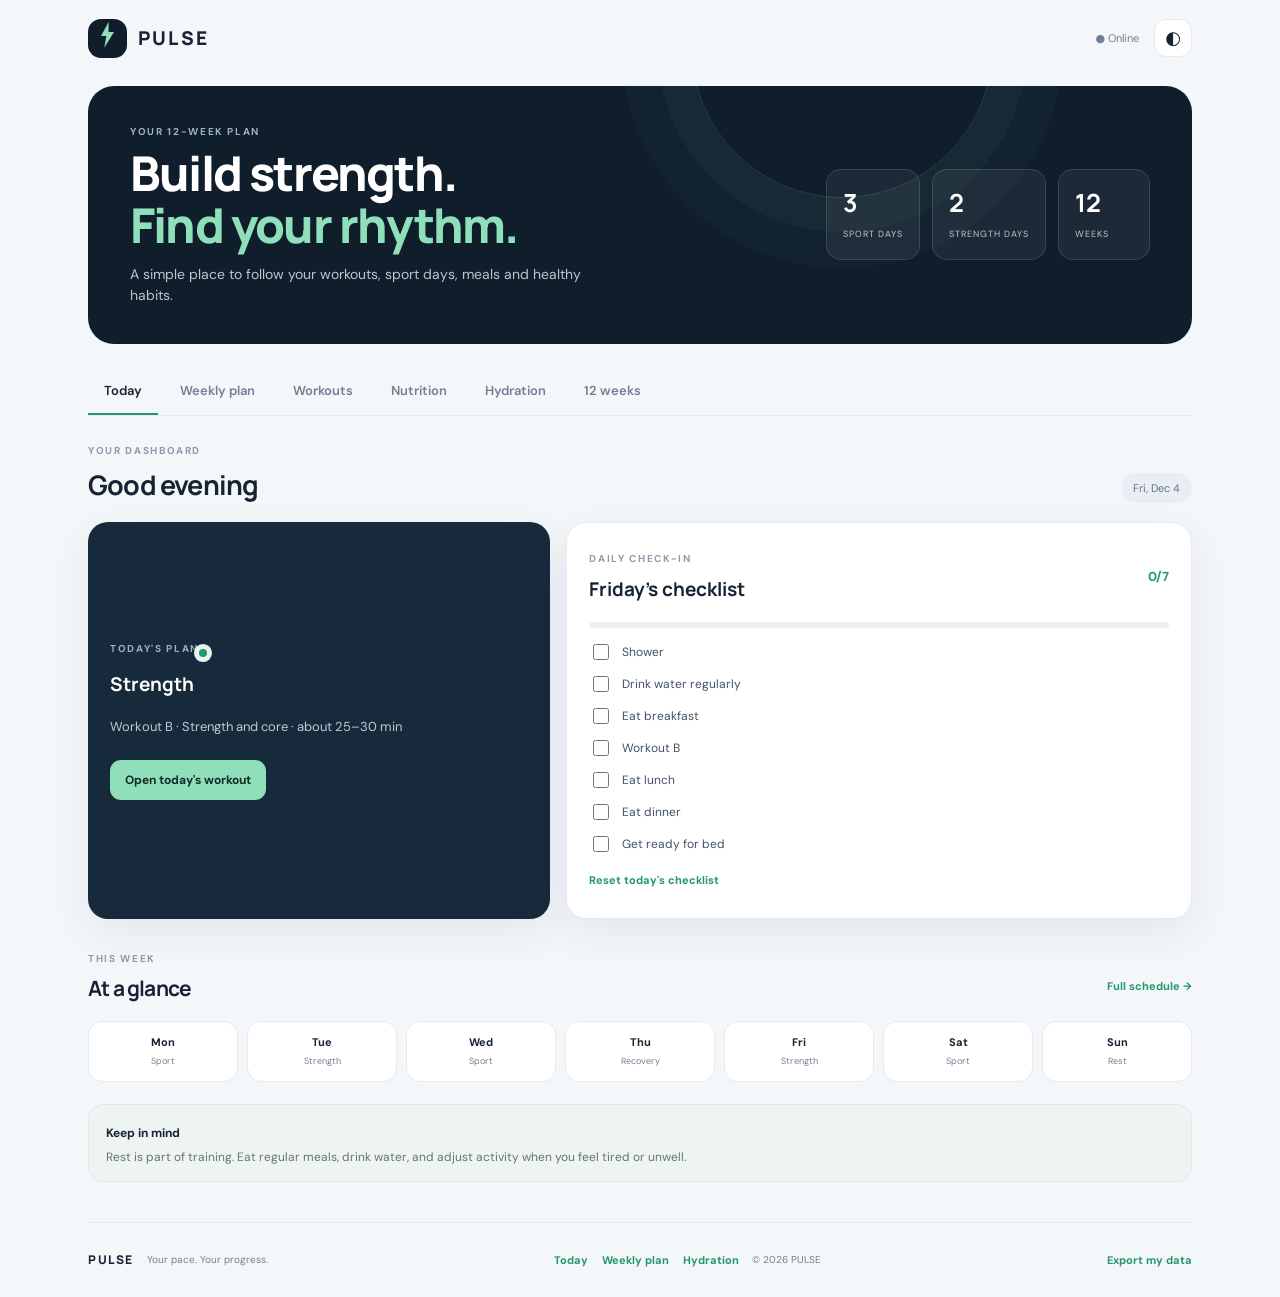
<file: index.html>
<!doctype html>
<html lang="en">
<head>
  <meta charset="utf-8">
  <meta name="viewport" content="width=device-width, initial-scale=1, viewport-fit=cover">
  <meta name="theme-color" content="#101d2b">
  <meta name="description" content="PULSE — your personal fitness, hydration and healthy-habits dashboard.">
  <meta name="apple-mobile-web-app-capable" content="yes">
  <meta name="apple-mobile-web-app-status-bar-style" content="black-translucent">
  <meta name="apple-mobile-web-app-title" content="PULSE">
  <link rel="icon" href="icons/pulse.svg" type="image/svg+xml">
  <link rel="manifest" href="manifest.json">
  <link rel="stylesheet" href="styles.css">
  <title>PULSE</title>
</head>
<body>
  <div id="confetti-layer" class="confetti-layer" aria-hidden="true"></div>
  <div class="app-shell">
    <header class="topbar">
      <a class="brand" href="./" id="home-logo" aria-label="PULSE home">
        <span class="brand-mark" aria-hidden="true">ϟ</span>
        <span><strong>PULSE</strong></span>
      </a>
      <div class="topbar-right">
        <button class="menu-toggle" id="menu-toggle" type="button" aria-expanded="false" aria-controls="main-tabs" aria-label="Open navigation menu"><span></span><span></span><span></span></button>
        <span class="offline-indicator" id="connection-status">● Online</span>
        <button class="icon-button" id="theme-toggle" type="button" aria-label="Toggle color theme" title="Toggle theme">◐</button>
      </div>
    </header>

    <section class="hero">
      <div>
        <p class="eyebrow">YOUR 12-WEEK PLAN</p>
        <h1>Build strength.<br><span>Find your rhythm.</span></h1>
        <p class="hero-copy">A simple place to follow your workouts, sport days, meals and healthy habits.</p>
      </div>
      <div class="hero-stats" aria-label="Weekly plan summary">
        <div><strong>3</strong><span>SPORT DAYS</span></div>
        <div><strong>2</strong><span>STRENGTH DAYS</span></div>
        <div><strong>12</strong><span>WEEKS</span></div>
      </div>
    </section>

    <nav class="tabs" id="main-tabs" aria-label="Main navigation">
      <button class="tab active" data-tab="today" type="button">Today</button>
      <button class="tab" data-tab="plan" type="button">Weekly plan</button>
      <button class="tab" data-tab="workouts" type="button">Workouts</button>
      <button class="tab" data-tab="nutrition" type="button">Nutrition</button>
      <button class="tab" data-tab="hydration" type="button">Hydration</button>
      <button class="tab" data-tab="progress" type="button">12 weeks</button>
    </nav>

    <main>
      <section class="view active" id="view-today">
        <div class="section-heading">
          <div><p class="eyebrow">YOUR DASHBOARD</p><h2 id="today-heading">Today</h2></div>
          <span class="date-pill" id="today-date"></span>
        </div>
        <div class="today-grid">
          <article class="panel today-focus">
            <div class="panel-top"><span class="eyebrow">TODAY'S PLAN</span><span class="status-dot"></span></div>
            <h3 id="today-activity">A fresh start</h3>
            <p id="today-description" class="muted">Check your weekly plan and choose a comfortable pace.</p>
            <button class="button button-primary" id="today-action" type="button">View today's plan</button>
          </article>
          <article class="panel habit-panel">
            <div class="panel-top"><div><span class="eyebrow">DAILY CHECK-IN</span><h3>Healthy habits</h3></div><strong class="count" id="habit-count">0/6</strong></div>
            <div class="progress-track"><span id="habit-progress"></span></div>
            <div id="today-habits" class="check-list"></div>
            <button class="text-button" id="reset-habits" type="button">Reset today's checklist</button>
          </article>
        </div>
        <div class="section-heading compact"><div><p class="eyebrow">THIS WEEK</p><h2>At a glance</h2></div><button class="text-button" data-go="plan" type="button">Full schedule →</button></div>
        <div class="week-strip" id="week-strip"></div>
        <aside class="notice"><strong>Keep in mind</strong><p>Rest is part of training. Eat regular meals, drink water, and adjust activity when you feel tired or unwell.</p></aside>
      </section>

      <section class="view" id="view-plan">
        <div class="section-heading"><div><p class="eyebrow">MONDAY — SUNDAY</p><h2>Your weekly plan</h2></div></div>
        <p class="muted intro">Your regular sports sessions stay on Monday, Wednesday and Saturday. Strength sessions are on Tuesday and Friday.</p>
        <div id="weekly-plan" class="schedule-list"></div>
      </section>

      <section class="view" id="view-workouts">
        <div class="section-heading"><div><p class="eyebrow">BODYWEIGHT · NO EQUIPMENT</p><h2>Workout centre</h2></div></div>
        <div class="segmented" role="tablist" aria-label="Choose workout">
          <button class="segment active" data-workout="A" type="button">Tuesday · A</button>
          <button class="segment" data-workout="B" type="button">Friday · B</button>
        </div>
        <div class="workout-intro panel">
          <span class="eyebrow" id="workout-kicker">FULL BODY</span>
          <h3 id="workout-title">Workout A</h3>
          <p class="muted">Warm up gently for about 5 minutes. Rest around 60–90 seconds between sets. Start with fewer sets if needed and focus on controlled technique.</p>
        </div>
        <div id="exercise-list" class="exercise-list"></div>
        <aside class="notice"><strong>Safety first</strong><p>These are example beginner-to-intermediate bodyweight sessions, not a test. Stop for pain, dizziness or unusual discomfort. If sport has left you very tired, reduce the session or rest.</p></aside>
      </section>

      <section class="view" id="view-nutrition">
        <div class="section-heading"><div><p class="eyebrow">FUEL YOUR DAY</p><h2>Nutrition</h2></div></div>
        <p class="muted intro">A flexible guide to varied meals that support growth, school, everyday activity and sport. No calorie targets or food restrictions.</p>
        <article class="panel plate-panel">
          <div class="plate-art" role="img" aria-label="Balanced plate illustration: half vegetables and fruit, one quarter grains and carbohydrates, one quarter protein foods">
            <div class="plate-half"><span>Vegetables<br>& fruit</span></div>
            <div class="plate-quarter grains"><span>Grains &<br>carbs</span></div>
            <div class="plate-quarter protein"><span>Protein<br>foods</span></div>
            <div class="plate-centre"></div>
          </div>
          <div class="plate-legend">
            <div><i class="swatch green"></i><span><strong>About half</strong><small>Vegetables and fruit</small></span></div>
            <div><i class="swatch gold"></i><span><strong>About a quarter</strong><small>Rice, pasta, bread, potatoes, oats</small></span></div>
            <div><i class="swatch coral"></i><span><strong>About a quarter</strong><small>Eggs, chicken, fish, beans, lentils, meat</small></span></div>
          </div>
          <p class="fine-print">This is a visual starting point, not a strict portion limit. Appetite and needs vary. Add dairy or alternatives and sources of healthy fats, and have more food or snacks when hungry.</p>
        </article>
        <div class="section-heading compact"><div><p class="eyebrow">SIMPLE IDEAS</p><h2>Meal inspiration</h2></div></div>
        <div id="meal-list" class="meal-grid"></div>
        <aside class="notice"><strong>Everyday reminders</strong><p>Eat regular meals, include carbohydrates, enjoy a variety of foods, drink water regularly and have extra snacks when hungry — especially on sport days. No calorie caps, fasting or cutting out food groups.</p></aside>
      </section>

      <section class="view" id="view-hydration">
<div class="section-heading"><div><p class="eyebrow">WATER · RECOVERY · DAILY CHECK-IN</p><h2>Hydration & recovery</h2></div></div>
<p class="muted intro">Keep an easy record of what you drink and check in with how you're feeling. This is a guide, not a target or a competition.</p>
<article class="panel water-guide"><div><span class="eyebrow">DAILY WATER REFERENCE</span><h3>About 1.6–1.8 L of drinks</h3><p>For ages 9–13, this is a general daily estimate for beverages (including water and milk). Food adds some water too. It’s not a personal target or a pass/fail goal.</p><small>Hot weather and sports can increase what you need. Sip regularly and listen to thirst.</small></div><span class="guide-icon" aria-hidden="true">💧</span></article>
<div class="hydration-grid">
<article class="panel water-panel"><div class="panel-top"><span class="eyebrow">TODAY'S WATER LOG</span><span class="water-drop" aria-hidden="true">◆</span></div>
<div class="water-progress-wrap">
  <div class="water-ring" id="water-ring" role="img" aria-label="0 millilitres logged out of a 1,800 millilitre daily reference">
    <svg viewBox="0 0 180 180" aria-hidden="true">
      <circle class="water-ring-track" cx="90" cy="90" r="74"></circle>
      <circle class="water-ring-fill" id="water-ring-fill" cx="90" cy="90" r="74"></circle>
    </svg>
    <div class="water-ring-center">
      <span class="water-ring-icon" aria-hidden="true">💧</span>
      <strong id="water-total">0</strong>
      <span>of 1,800 ml</span>
    </div>
  </div>
  <div class="water-ring-caption">
    <strong id="water-progress-label">0% of daily reference</strong>
    <p class="muted water-note" id="water-summary">Log a drink to see your progress.</p>
  </div>
</div>
<div class="water-actions"><button class="button button-primary" id="add-water-glass" type="button">＋ 250 ml glass</button><button class="button button-secondary" id="add-water-bottle" type="button">＋ 500 ml</button></div>
<div class="water-custom"><label for="custom-water">Other amount (ml)</label><div><input id="custom-water" type="number" min="1" max="2000" step="50" inputmode="numeric"><button class="button button-secondary" id="add-custom-water" type="button">Add</button></div></div>
<div class="water-footer"><button class="text-button" id="undo-water" type="button">Undo last entry</button><button class="text-button" id="reset-water" type="button">Clear today's log</button></div>
<p class="fine-print">The log is optional. You don't need to hit a fixed number or force water when you're not thirsty.</p></article>
<article class="panel recovery-panel"><span class="eyebrow">QUICK RECOVERY CHECK-IN</span><h3>How are you feeling today?</h3><p class="muted">Use this to decide whether to follow your plan as usual or take things easier.</p>
<div class="energy-options" role="group" aria-label="How are you feeling today?">
<button class="energy-option" data-energy="Good" type="button"><span>⚡</span><strong>Good</strong><small>Feeling ready</small></button>
<button class="energy-option" data-energy="Okay" type="button"><span>◉</span><strong>Okay</strong><small>Take it steady</small></button>
<button class="energy-option" data-energy="Need rest" type="button"><span>☾</span><strong>Need rest</strong><small>Recovery first</small></button></div>
<p class="energy-feedback" id="energy-feedback" aria-live="polite">Your check-in stays on this device.</p></article></div>
<div class="section-heading compact"><div><p class="eyebrow">SMALL HABITS THAT HELP</p><h2>Hydration basics</h2></div></div>
<div class="hydration-tips">
<article class="tip-card"><span>01</span><div><strong>Keep water nearby</strong><p>Have a drink with meals and snacks, and sip regularly through the day.</p></div></article>
<article class="tip-card"><span>02</span><div><strong>Sports and hot weather</strong><p>Drink before and after activity, and take water breaks during longer sessions or in the heat.</p></div></article>
<article class="tip-card"><span>03</span><div><strong>Listen to your body</strong><p>Thirst is a useful cue. Needs vary with weather, activity and the person, so don't force a fixed amount.</p></div></article>
<article class="tip-card"><span>04</span><div><strong>Food helps too</strong><p>Fruit, vegetables, soups and other foods also contribute to hydration.</p></div></article></div>
<div class="section-heading compact"><div><p class="eyebrow">TAKE A QUICK BREAK</p><h2>Hydration mini-quiz</h2></div></div>
<article class="panel quiz-panel" id="quiz-panel">
  <div class="quiz-top"><span class="eyebrow" id="quiz-progress">QUESTION 1 OF 3</span><span class="quiz-score" id="quiz-score">0 correct</span></div>
  <h3 id="quiz-question">Do fruit and soup contribute to your daily water intake?</h3>
  <div class="quiz-answers" id="quiz-answers">
    <button class="quiz-answer" data-answer="0" type="button">Yes, they do</button>
    <button class="quiz-answer" data-answer="1" type="button">No, only drinks count</button>
  </div>
  <p class="quiz-feedback" id="quiz-feedback" aria-live="polite">Pick an answer to see why.</p>
  <button class="button button-secondary quiz-next" id="quiz-next" type="button" disabled>Next question</button>
</article>
<aside class="notice"><strong>Keep it balanced</strong><p>Water is a great everyday choice. You don't need to track every sip, and sports drinks aren't usually necessary for ordinary daily activity. If you feel unwell or unusually thirsty often, talk with a parent or healthcare professional.</p></aside>
</section>

<section class="view" id="view-progress">
        <div class="section-heading"><div><p class="eyebrow">YOUR JOURNEY</p><h2>12-week programme</h2></div></div>
        <article class="panel week-picker">
          <div class="panel-top"><span class="eyebrow">CURRENT WEEK</span><strong id="week-number">WEEK 1 OF 12</strong></div>
          <div class="week-big" id="week-big">01<span>/12</span></div>
          <input id="week-slider" type="range" min="1" max="12" step="1" value="1" aria-label="Choose current programme week">
          <div class="range-labels"><span>Week 1</span><span>Week 12</span></div>
          <div class="phase-card"><span class="eyebrow" id="phase-range">WEEKS 1–2</span><h3 id="phase-title">Learn the movements</h3><p id="phase-description" class="muted">Practise technique, learn the exercises and establish a comfortable routine.</p></div>
        </article>
        <div class="phase-list" id="phase-list"></div>
        <aside class="notice"><strong>Progress isn't a body measurement.</strong><p>Notice skills, coordination, sports performance, energy, recovery and consistency. Your body is still growing; avoid daily weigh-ins, body-measurement targets and calorie counting.</p></aside>
      </section>
    </main>

    <footer><a class="brand-mini footer-home" href="./" aria-label="PULSE home">PULSE</a><span>Your pace. Your progress.</span><nav class="footer-links" aria-label="Footer navigation"><button class="text-button" data-go="today" type="button">Today</button><button class="text-button" data-go="plan" type="button">Weekly plan</button><button class="text-button" data-go="hydration" type="button">Hydration</button></nav><span class="copyright">© <span id="copyright-year"></span> PULSE</span><button class="text-button" id="export-data" type="button">Export my data</button></footer>
  </div>
  <div class="toast" id="toast" role="status" aria-live="polite"></div>
  <script src="app.js" defer></script>
</body>
</html>
</file>
<file: styles.css>
@import url('https://fonts.googleapis.com/css2?family=DM+Sans:wght@400;500;600;700&family=Manrope:wght@500;600;700;800&display=swap');
:root{--navy:#101d2b;--navy2:#172a3b;--ink:#172333;--muted:#718092;--paper:#f4f7fa;--white:#fff;--line:#e4eaf0;--green:#23976b;--green-soft:#e8f5ef;--gold:#e6b44f;--coral:#d98568;--shadow:0 14px 40px rgba(16,29,43,.07);--radius:20px}
*{box-sizing:border-box}html{scroll-behavior:smooth}body{margin:0;background:var(--paper);color:var(--ink);font-family:"DM Sans",system-ui,sans-serif;line-height:1.5}button,input{font:inherit}button{cursor:pointer}.app-shell{max-width:1160px;margin:0 auto;padding:0 28px}.topbar{height:76px;display:flex;align-items:center;justify-content:space-between}.brand{display:flex;align-items:center;gap:11px;color:var(--ink);text-decoration:none}.brand-mark{display:grid;place-items:center;width:39px;height:39px;border-radius:13px;background:var(--navy);color:#8fe0ba;font-size:24px;font-weight:700}.brand strong{display:block;font:800 17px Manrope,sans-serif;letter-spacing:2px}.brand small{display:block;font-size:9px;letter-spacing:1.7px;color:var(--muted)}.topbar-right{display:flex;align-items:center;gap:15px}.offline-indicator{font-size:11px;color:var(--muted)}.offline-indicator.offline{color:#b56b45}.icon-button{width:38px;height:38px;border:1px solid var(--line);background:var(--white);border-radius:12px;color:var(--ink);font-size:18px}.hero{display:flex;align-items:center;justify-content:space-between;gap:28px;background:var(--navy);color:#fff;border-radius:26px;padding:38px 42px;margin:10px 0 24px;overflow:hidden;position:relative}.hero:after{content:"";position:absolute;width:300px;height:300px;border:1px solid rgba(143,224,186,.17);border-radius:50%;right:18%;top:-190px;box-shadow:0 0 0 34px rgba(143,224,186,.035),0 0 0 70px rgba(143,224,186,.025)}.eyebrow{font-size:10px;font-weight:700;letter-spacing:1.65px;color:#8c9aaa;margin:0 0 8px}.hero .eyebrow{color:#9bb4bc}.hero h1{font:800 clamp(30px,5vw,48px)/1.08 Manrope,sans-serif;letter-spacing:-1.8px;margin:0}.hero h1 span{color:#8fe0ba}.hero-copy{max-width:480px;color:#b8c7d0;font-size:14px;margin:13px 0 0}.hero-stats{display:flex;gap:12px;z-index:1}.hero-stats div{min-width:92px;padding:15px 16px;border:1px solid rgba(255,255,255,.13);border-radius:15px;background:rgba(255,255,255,.055)}.hero-stats strong{display:block;font:700 25px Manrope;color:#fff}.hero-stats span{font-size:9px;letter-spacing:1px;color:#b9c9d0}.tabs{display:flex;gap:6px;border-bottom:1px solid var(--line);margin-bottom:27px;overflow:visible}.tab{border:0;background:none;color:var(--muted);padding:13px 16px;font-size:13px;font-weight:600;white-space:nowrap;border-bottom:2px solid transparent}.tab.active{color:var(--ink);border-bottom-color:var(--green)}main{min-height:480px}.view{display:none;animation:fade .2s ease}.view.active{display:block}@keyframes fade{from{opacity:.4;transform:translateY(3px)}to{opacity:1;transform:none}}.section-heading{display:flex;align-items:end;justify-content:space-between;margin:0 0 19px}.section-heading h2{font:700 27px Manrope,sans-serif;letter-spacing:-.8px;margin:0}.section-heading.compact{margin-top:32px}.section-heading.compact h2{font-size:21px}.date-pill{background:#e8eef3;color:#627487;border-radius:30px;padding:7px 12px;font-size:11px}.today-grid{display:grid;grid-template-columns:.85fr 1.15fr;gap:16px}.panel{background:var(--white);border:1px solid var(--line);border-radius:var(--radius);padding:22px;box-shadow:var(--shadow)}.panel-top{display:flex;align-items:center;justify-content:space-between}.status-dot{width:8px;height:8px;background:var(--green);border-radius:50%;box-shadow:0 0 0 5px var(--green-soft)}.panel h3{font:700 19px Manrope;margin:7px 0}.muted{color:var(--muted)}.today-focus{background:var(--navy2);color:#fff;border:0;display:flex;flex-direction:column;align-items:flex-start;justify-content:center;min-height:235px}.today-focus .eyebrow{color:#9db2bd}.today-focus .muted{color:#bdcbd2;font-size:13px}.button{border:0;border-radius:11px;padding:11px 15px;font-size:12px;font-weight:700}.button-primary{background:#8fe0ba;color:#102b25;margin-top:10px}.habit-panel{min-height:235px}.count{font-size:13px;color:var(--green)}.progress-track{height:6px;background:#edf1f4;border-radius:20px;overflow:hidden;margin:13px 0}.progress-track span{height:100%;width:0;display:block;background:var(--green);border-radius:20px;transition:width .2s}.check-list{display:grid;gap:10px}.check-row{display:flex;align-items:center;gap:10px;font-size:12px;color:#425265}.check-row input{accent-color:var(--green);width:16px;height:16px}.text-button{border:0;background:none;color:var(--green);font-size:11px;font-weight:700;padding:7px 0}.habit-panel .text-button{margin-top:10px}.week-strip{display:grid;grid-template-columns:repeat(7,1fr);gap:9px}.day-card{border:1px solid var(--line);border-radius:14px;background:#fff;padding:12px 8px;text-align:center;min-width:0}.day-card strong{display:block;font-size:11px}.day-card span{display:block;font-size:9px;color:var(--muted);margin-top:5px}.day-card .day-dot{width:6px;height:6px;border-radius:50%;background:var(--green);margin:9px auto 0}.day-card.sport .day-dot{background:#5a9acb}.day-card.rest .day-dot{background:#b8c2cc}.notice{background:#edf4f2;border:1px solid #dcebe5;border-radius:15px;padding:15px 17px;margin-top:22px}.notice strong{font-size:12px}.notice p{font-size:12px;color:#64766f;margin:4px 0 0}.intro{font-size:13px;max-width:700px;margin:-7px 0 20px}.schedule-list{display:grid;grid-template-columns:repeat(2,1fr);gap:11px}.schedule-card{display:flex;align-items:center;gap:13px;padding:17px;background:#fff;border:1px solid var(--line);border-radius:15px}.schedule-icon{width:39px;height:39px;display:grid;place-items:center;background:#eef4f7;border-radius:12px;color:#42647b;font-size:17px}.schedule-card strong{display:block;font-size:13px}.schedule-card small{display:block;color:var(--muted);font-size:11px;margin-top:3px}.tag{margin-left:auto;border-radius:20px;padding:5px 9px;font-size:9px;font-weight:700;white-space:nowrap}.tag.sport{background:#eaf3fb;color:#397cad}.tag.strength{background:#e8f5ef;color:#21805d}.tag.recovery,.tag.rest{background:#f0f2f5;color:#697887}.segmented{display:flex;gap:5px;background:#e9eef2;border-radius:12px;padding:4px;width:max-content;margin-bottom:15px}.segment{border:0;border-radius:9px;padding:9px 15px;background:transparent;color:#6b7b8c;font-size:12px;font-weight:700}.segment.active{background:#fff;color:var(--ink);box-shadow:0 2px 8px rgba(16,29,43,.08)}.workout-intro{margin-bottom:13px;box-shadow:none}.workout-intro h3{font-size:22px}.exercise-list{display:grid;grid-template-columns:repeat(2,1fr);gap:11px}.exercise-card{background:#fff;border:1px solid var(--line);border-radius:15px;padding:16px;display:flex;gap:13px;align-items:flex-start}.exercise-number{width:30px;height:30px;flex:0 0 30px;display:grid;place-items:center;border-radius:10px;background:#edf4f1;color:var(--green);font-weight:700;font-size:12px}.exercise-card h3{font:700 14px Manrope;margin:1px 0 4px}.exercise-card .sets{font-size:11px;color:var(--green);font-weight:700}.exercise-card p{font-size:11px;color:var(--muted);margin:7px 0 0}.plate-panel{display:grid;grid-template-columns:240px 1fr;gap:20px;align-items:center;box-shadow:none}.plate-art{width:220px;height:220px;border:10px solid #fff;box-shadow:0 0 0 1px #e1e7ec,0 5px 20px rgba(16,29,43,.08);border-radius:50%;position:relative;overflow:hidden;background:conic-gradient(from 0deg,#e7b74f 0deg 90deg,#d98668 90deg 180deg,#5da77b 180deg 360deg)}.plate-art:before{content:"";position:absolute;left:50%;top:0;bottom:0;border-left:3px solid #fff}.plate-art:after{content:"";position:absolute;left:50%;right:0;top:50%;border-top:3px solid #fff}.plate-half,.plate-quarter{position:absolute;display:grid;place-items:center;text-align:center;color:#fff;font-size:11px;font-weight:700;text-shadow:0 1px 2px #344}.plate-half{left:0;top:0;width:50%;height:100%}.plate-quarter.grains{right:0;top:0;width:50%;height:50%}.plate-quarter.protein{right:0;bottom:0;width:50%;height:50%}.plate-centre{display:none}.plate-legend{display:grid;gap:14px}.plate-legend>div{display:flex;align-items:center;gap:11px}.swatch{width:12px;height:12px;border-radius:4px;flex:0 0 12px}.swatch.green{background:#5da77b}.swatch.gold{background:#e7b74f}.swatch.coral{background:#d98668}.plate-legend strong,.plate-legend small{display:block}.plate-legend strong{font-size:12px}.plate-legend small{font-size:11px;color:var(--muted);margin-top:2px}.fine-print{grid-column:1/-1;font-size:10px;color:var(--muted);margin:0}.meal-grid{display:grid;grid-template-columns:repeat(2,1fr);gap:11px}.meal-card{background:#fff;border:1px solid var(--line);border-radius:15px;padding:17px}.meal-card .meal-time{font-size:9px;letter-spacing:1.3px;color:var(--green);font-weight:700}.meal-card h3{font:700 15px Manrope;margin:5px 0}.meal-card p{font-size:12px;color:var(--muted);margin:0}.week-picker{box-shadow:none}.week-picker .panel-top strong{font-size:10px;color:var(--green);letter-spacing:1px}.week-big{font:800 48px Manrope;letter-spacing:-2px;margin:8px 0}.week-big span{font-size:20px;color:#aab5bf}.week-picker input{width:100%;accent-color:var(--green)}.range-labels{display:flex;justify-content:space-between;font-size:10px;color:var(--muted)}.phase-card{margin-top:19px;background:#f1f6f4;padding:17px;border-radius:14px}.phase-card h3{margin:4px 0;font:700 17px Manrope}.phase-card p{font-size:12px;margin:0}.phase-list{display:grid;grid-template-columns:repeat(2,1fr);gap:10px;margin-top:13px}.phase-item{padding:15px;background:#fff;border:1px solid var(--line);border-radius:14px}.phase-item.current{border-color:#83c7a8;background:#f3faf6}.phase-item span{font-size:9px;letter-spacing:1px;color:var(--green);font-weight:700}.phase-item strong{display:block;font-size:13px;margin:4px 0}.phase-item p{font-size:11px;color:var(--muted);margin:0}footer{display:flex;align-items:center;gap:13px;border-top:1px solid var(--line);padding:22px 0;margin-top:40px;color:var(--muted);font-size:10px}.brand-mini{font:800 12px Manrope;letter-spacing:1.5px;color:var(--ink)}footer .text-button{margin-left:auto}.toast{position:fixed;bottom:22px;left:50%;transform:translate(-50%,20px);background:var(--navy);color:#fff;border-radius:12px;padding:11px 16px;font-size:12px;opacity:0;pointer-events:none;transition:.2s;z-index:10}.toast.show{opacity:1;transform:translate(-50%,0)}body.light-mode{--paper:#fff;--white:#f6f8fa;--ink:#172333;--line:#e5eaf0}body.light-mode .hero{background:#eaf0f5;color:#172333}body.light-mode .hero h1{color:#172333}body.light-mode .hero-copy,body.light-mode .hero-stats span{color:#536779}body.light-mode .hero-stats div{border-color:#cbd7e0}body.light-mode .hero-stats strong{color:#172333}body.light-mode .hero .eyebrow{color:#617989}body.light-mode .today-focus{background:#eaf0f5;color:#172333}body.light-mode .today-focus .muted{color:#536779}body.light-mode .today-focus .eyebrow{color:#617989}
@media(max-width:760px){.app-shell{padding:0 16px}.hero{padding:27px 23px;display:block}.hero-stats{margin-top:22px}.hero-stats div{flex:1;min-width:0;padding:11px}.hero-stats strong{font-size:21px}.hero-stats span{font-size:8px}.today-grid{grid-template-columns:1fr}.week-strip{gap:5px}.day-card{padding:10px 3px}.day-card strong{font-size:10px}.day-card span{font-size:8px}.schedule-list,.exercise-list,.meal-grid,.phase-list{grid-template-columns:1fr}.plate-panel{grid-template-columns:1fr;justify-items:center}.plate-legend{width:100%}.fine-print{grid-column:auto}.section-heading h2{font-size:24px}.tabs{margin-left:-16px;margin-right:-16px;padding:0 12px}.tab{padding:12px 11px;font-size:11px}}
@media(max-width:390px){.hero-stats{gap:6px}.hero-stats div{padding:9px 6px}.hero-stats strong{font-size:19px}.hero-stats span{font-size:7px}.offline-indicator{font-size:9px}}
@media(prefers-reduced-motion:reduce){*{scroll-behavior:auto!important;animation:none!important;transition:none!important}}

/* PULSEA interaction and hydration additions */
button{transition:transform .16s ease,background-color .16s ease,border-color .16s ease,box-shadow .16s ease,opacity .16s ease}
button:hover:not(:disabled){filter:brightness(.97)}button:active:not(:disabled){transform:translateY(1px) scale(.985)}
button:focus-visible,input:focus-visible{outline:3px solid rgba(35,151,107,.35);outline-offset:3px}
button:disabled{opacity:.42;cursor:not-allowed}
.tab,.segment,.button,.icon-button,.text-button,.energy-option{-webkit-tap-highlight-color:transparent}
.button-primary:hover:not(:disabled){background:#a3ebca;box-shadow:0 5px 14px rgba(35,151,107,.15)}
.button-secondary{background:#edf2f5;color:#26394a;border:1px solid #dfe7ed}.button-secondary:hover:not(:disabled){background:#e2eaef}
.brand-mark{font-size:0;position:relative}.brand-mark:before{content:"";width:17px;height:26px;background:#8fe0ba;clip-path:polygon(57% 0,12% 55%,43% 55%,31% 100%,88% 39%,56% 39%);display:block}
.brand strong{font-size:19px;letter-spacing:2.2px}
.hydration-grid{display:grid;grid-template-columns:1.05fr .95fr;gap:15px}.water-panel,.recovery-panel{box-shadow:none}
.water-drop{display:grid;place-items:center;width:34px;height:34px;border-radius:11px;background:#eaf4f8;color:#4d9fc4;font-size:17px}
.water-total{display:flex;align-items:baseline;gap:10px;margin:16px 0 0}.water-total strong{font:800 42px Manrope;letter-spacing:-2px;color:var(--ink)}.water-total span{font-size:12px;color:var(--muted)}
.water-note{font-size:12px;margin:3px 0 17px}.water-actions{display:flex;gap:9px;flex-wrap:wrap}.water-actions .button{flex:1;min-width:130px}
.water-custom{margin-top:18px}.water-custom label{display:block;font-size:11px;font-weight:700;margin-bottom:7px;color:#526274}
.water-custom>div{display:flex;gap:8px}.water-custom input{width:100%;min-width:0;border:1px solid var(--line);border-radius:10px;padding:10px 12px;background:#fbfcfd;color:var(--ink)}
.water-footer{display:flex;justify-content:space-between;gap:12px;margin-top:12px}.water-footer button:disabled{opacity:.35}.water-panel .fine-print{display:block;margin-top:10px;line-height:1.5}
.recovery-panel h3{font:700 20px Manrope;margin:8px 0}.recovery-panel>p.muted{font-size:12px}
.energy-options{display:grid;grid-template-columns:repeat(3,1fr);gap:8px;margin-top:17px}
.energy-option{display:flex;flex-direction:column;align-items:center;gap:4px;padding:13px 6px;border:1px solid var(--line);border-radius:13px;background:#fff;color:var(--ink)}
.energy-option>span{font-size:20px;color:var(--green)}.energy-option strong{font-size:11px}.energy-option small{font-size:9px;color:var(--muted)}
.energy-option.selected{border-color:#71bd98;background:#eff8f3;box-shadow:0 0 0 2px rgba(35,151,107,.08)}
.energy-feedback{font-size:11px;color:var(--green);margin:13px 0 0;min-height:17px}
.hydration-tips{display:grid;grid-template-columns:repeat(2,1fr);gap:11px}
.tip-card{display:flex;gap:13px;align-items:flex-start;background:#fff;border:1px solid var(--line);border-radius:15px;padding:17px}
.tip-card>span{font:700 12px Manrope;color:var(--green);background:#eaf5ef;border-radius:9px;padding:7px 8px}
.tip-card strong{font-size:12px}.tip-card p{font-size:11px;color:var(--muted);margin:4px 0 0}
body.light-mode .button-secondary{background:#f1f4f6;color:#26394a}body.light-mode .water-custom input{background:#fff}
@media(max-width:760px){.hydration-grid,.hydration-tips{grid-template-columns:1fr}.water-total strong{font-size:38px}.energy-options{gap:6px}.energy-option{padding:12px 3px}}
@media(prefers-reduced-motion:reduce){button{transition:none}}

/* PULSE hydration guide and mini-quiz */
.water-guide{display:flex;align-items:center;justify-content:space-between;gap:18px;margin:-4px 0 16px;box-shadow:none;background:#f0f7f4;border-color:#dcebe4}
.water-guide h3{font:800 22px Manrope;margin:4px 0 6px;color:var(--ink)}
.water-guide p{font-size:12px;color:#526b60;margin:0 0 5px;max-width:650px}
.water-guide small{font-size:10px;color:#698075}
.guide-icon{display:grid;place-items:center;flex:0 0 52px;height:52px;border-radius:16px;background:#dcefe5;font-size:25px}
.quiz-panel{box-shadow:none;margin-bottom:16px}
.quiz-top{display:flex;justify-content:space-between;align-items:center}
.quiz-score{font-size:11px;color:var(--green);font-weight:700}
.quiz-panel h3{font:700 18px Manrope;margin:7px 0 15px}
.quiz-answers{display:flex;gap:9px;flex-wrap:wrap}
.quiz-answer{border:1px solid var(--line);border-radius:11px;background:#f8fafb;color:var(--ink);padding:11px 14px;font-size:12px;font-weight:600}
.quiz-answer.correct{background:#e8f5ef;border-color:#7ac29d;color:#216b4c}
.quiz-answer.incorrect{background:#fbefeb;border-color:#dca18e;color:#98543f}
.quiz-feedback{font-size:12px;color:var(--muted);min-height:18px;margin:13px 0 4px}
.quiz-next{margin-top:5px}
@media(max-width:600px){.water-guide{align-items:flex-start;padding:17px}.water-guide h3{font-size:19px}.quiz-answers{display:grid}.quiz-answer{text-align:left}}

/* Quiz game feel, hover feedback and lightweight celebrations */
.quiz-panel{position:relative;overflow:hidden;transition:border-color .2s,box-shadow .2s,transform .2s}
.quiz-panel.answer-correct{border-color:#8fe0ba;box-shadow:0 0 0 3px rgba(143,224,186,.2),var(--shadow);transform:translateY(-2px)}
.quiz-panel.quiz-complete{background:linear-gradient(135deg,#fff 0%,#f0faf5 100%)}
.quiz-answer{transition:background .16s ease,border-color .16s ease,color .16s ease,transform .16s ease,box-shadow .16s ease}
.quiz-answer:hover:not(:disabled){background:#e6ebef;border-color:#cbd4dc;color:#26394a;transform:translateY(-2px);box-shadow:0 4px 10px rgba(16,29,43,.07)}
.quiz-answer:active:not(:disabled){transform:scale(.98)}
.quiz-answer.correct{background:#e2f5ea;border-color:#69bd91;color:#216b4c;box-shadow:0 0 0 2px rgba(105,189,145,.13)}
.quiz-answer.incorrect{background:#f8eae6;border-color:#d99b88;color:#98543f}
.quiz-answer:disabled{cursor:default;opacity:1}
.quiz-next:not(:disabled):hover{background:#dce4e9;transform:translateY(-1px)}
button:hover:not(:disabled){filter:brightness(.94) saturate(.72)}
.confetti-layer{position:fixed;inset:0;overflow:hidden;pointer-events:none;z-index:100}
.confetti-piece{position:absolute;top:38%;width:8px;height:12px;border-radius:2px;opacity:0;animation:confetti-pop 1.35s cubic-bezier(.15,.7,.3,1) forwards}
.confetti-piece.circle{border-radius:50%;width:9px;height:9px}
.confetti-piece.square{width:7px;height:7px}
@keyframes confetti-pop{0%{opacity:0;transform:translate3d(0,0,0) rotate(0) scale(.5)}12%{opacity:1}100%{opacity:0;transform:translate3d(var(--drift),65vh,0) rotate(var(--spin)) scale(.8)}}
@media(prefers-reduced-motion:reduce){.confetti-piece{display:none}.quiz-panel,.quiz-answer{transition:none}}


/* Responsive menu, overflow protection, and footer navigation */
html,body{width:100%;max-width:100%;overflow-x:hidden}
img,svg,video,canvas{max-width:100%;height:auto}
.app-shell,main,.view,.panel,.hero,.topbar,footer{min-width:0}.app-shell{position:relative}
.brand,.footer-home{text-decoration:none}
.brand:hover,.footer-home:hover{opacity:.78}
.menu-toggle{display:none;width:40px;height:38px;border:1px solid var(--line);border-radius:11px;background:var(--white);padding:9px;align-items:center;justify-content:center;flex-direction:column;gap:4px}
.menu-toggle span{display:block;width:17px;height:2px;border-radius:3px;background:var(--ink);transition:transform .18s,opacity .18s}
.tabs{min-width:0;overflow:visible}
.tab[aria-current="page"]{color:var(--ink);border-bottom-color:var(--green)}
.footer-links{display:flex;align-items:center;gap:14px;margin-left:auto}
footer .footer-links .text-button{margin:0}
.copyright{white-space:nowrap}
.toast{max-width:calc(100vw - 32px);text-align:center}
a:focus-visible,button:focus-visible,input:focus-visible{outline:3px solid rgba(35,151,107,.42);outline-offset:3px}
@media(max-width:760px){
.topbar{position:relative}.menu-toggle{display:flex;order:0}.topbar-right{gap:10px}
.tabs{display:none;position:absolute;z-index:30;top:66px;left:16px;right:16px;margin:0;padding:8px;background:var(--white);border:1px solid var(--line);border-radius:15px;box-shadow:0 14px 35px rgba(16,29,43,.16);flex-direction:column;gap:2px}
.tabs.menu-open{display:flex}.tab{width:100%;text-align:left;border:0;border-radius:9px;padding:12px 13px}
.tab.active{background:#edf5f1;border-bottom-color:transparent}
.menu-toggle[aria-expanded="true"] span:first-child{transform:translateY(6px) rotate(45deg)}
.menu-toggle[aria-expanded="true"] span:nth-child(2){opacity:0}
.menu-toggle[aria-expanded="true"] span:last-child{transform:translateY(-6px) rotate(-45deg)}
footer{flex-wrap:wrap;gap:9px 14px}.footer-links{order:3;width:100%;margin:0;flex-wrap:wrap}
footer .text-button#export-data{margin-left:auto}
}
@media(max-width:420px){.app-shell{padding:0 12px}.hero{padding:23px 18px}.section-heading{gap:10px;align-items:flex-start}.date-pill{white-space:nowrap}.water-footer{flex-wrap:wrap}.copyright{font-size:9px}}
@media(prefers-reduced-motion:reduce){.menu-toggle span{transition:none}}


/* Final responsive and accessibility pass */
.tabs{flex-wrap:wrap}
.tab{white-space:normal}
.today-grid>*,.hydration-grid>*,.meal-grid>*,.phase-list>*,.schedule-list>*,.exercise-list>*{min-width:0}
.water-actions .button{min-width:min(130px,100%)}
footer>*{min-width:0}
footer .footer-links{flex-wrap:wrap}
.toast.toast-error{background:#8f352f}
@media(max-width:760px){
  .tabs{flex-wrap:nowrap}
  .tab{white-space:normal}
  .water-actions{display:grid;grid-template-columns:1fr}
  .water-actions .button{width:100%;min-width:0}
  .water-custom>div{min-width:0}
  .footer-links{gap:8px 12px}
}
@media(max-width:360px){
  .app-shell{padding-left:10px;padding-right:10px}
  .topbar-right{gap:6px}
  .offline-indicator{font-size:8px}
  .hero-stats div{min-width:0}
  .section-heading h2{font-size:21px}
  .panel{padding:16px}
  .water-footer{gap:6px}
}


/* Apple Activity-inspired water progress ring */
.water-progress-wrap{display:flex;align-items:center;gap:22px;margin:17px 0 20px;min-width:0}
.water-ring{position:relative;flex:0 0 176px;width:176px;height:176px}
.water-ring svg{display:block;width:100%;height:100%;transform:rotate(-90deg);overflow:visible}
.water-ring circle{fill:none;stroke-width:12}
.water-ring-track{stroke:#e7edf1}
.water-ring-fill{stroke:#55b7e7;stroke-linecap:round;stroke-dasharray:464.96;stroke-dashoffset:464.96;transition:stroke-dashoffset .55s cubic-bezier(.2,.7,.2,1)}
.water-ring-center{position:absolute;inset:0;display:flex;flex-direction:column;align-items:center;justify-content:center;gap:1px;text-align:center}
.water-ring-icon{font-size:20px;line-height:1.3}
.water-ring-center strong{font:800 29px Manrope;color:var(--ink);letter-spacing:-1.2px}
.water-ring-center>span:last-child{font-size:10px;color:var(--muted)}
.water-ring-caption{min-width:0}
.water-ring-caption>strong{font:700 14px Manrope;color:var(--ink)}
.water-ring-caption .water-note{line-height:1.55;margin:7px 0 0;max-width:210px}
.water-ring-caption .water-ring-hint{font-size:10px;color:var(--muted);margin:7px 0 0}
@media(max-width:600px){.water-progress-wrap{gap:15px}.water-ring{flex-basis:154px;width:154px;height:154px}.water-ring-center strong{font-size:25px}}
@media(max-width:360px){.water-progress-wrap{flex-direction:column;align-items:center;text-align:center}.water-ring-caption .water-note{max-width:280px}}
@media(prefers-reduced-motion:reduce){.water-ring-fill{transition:none}}
</file>
